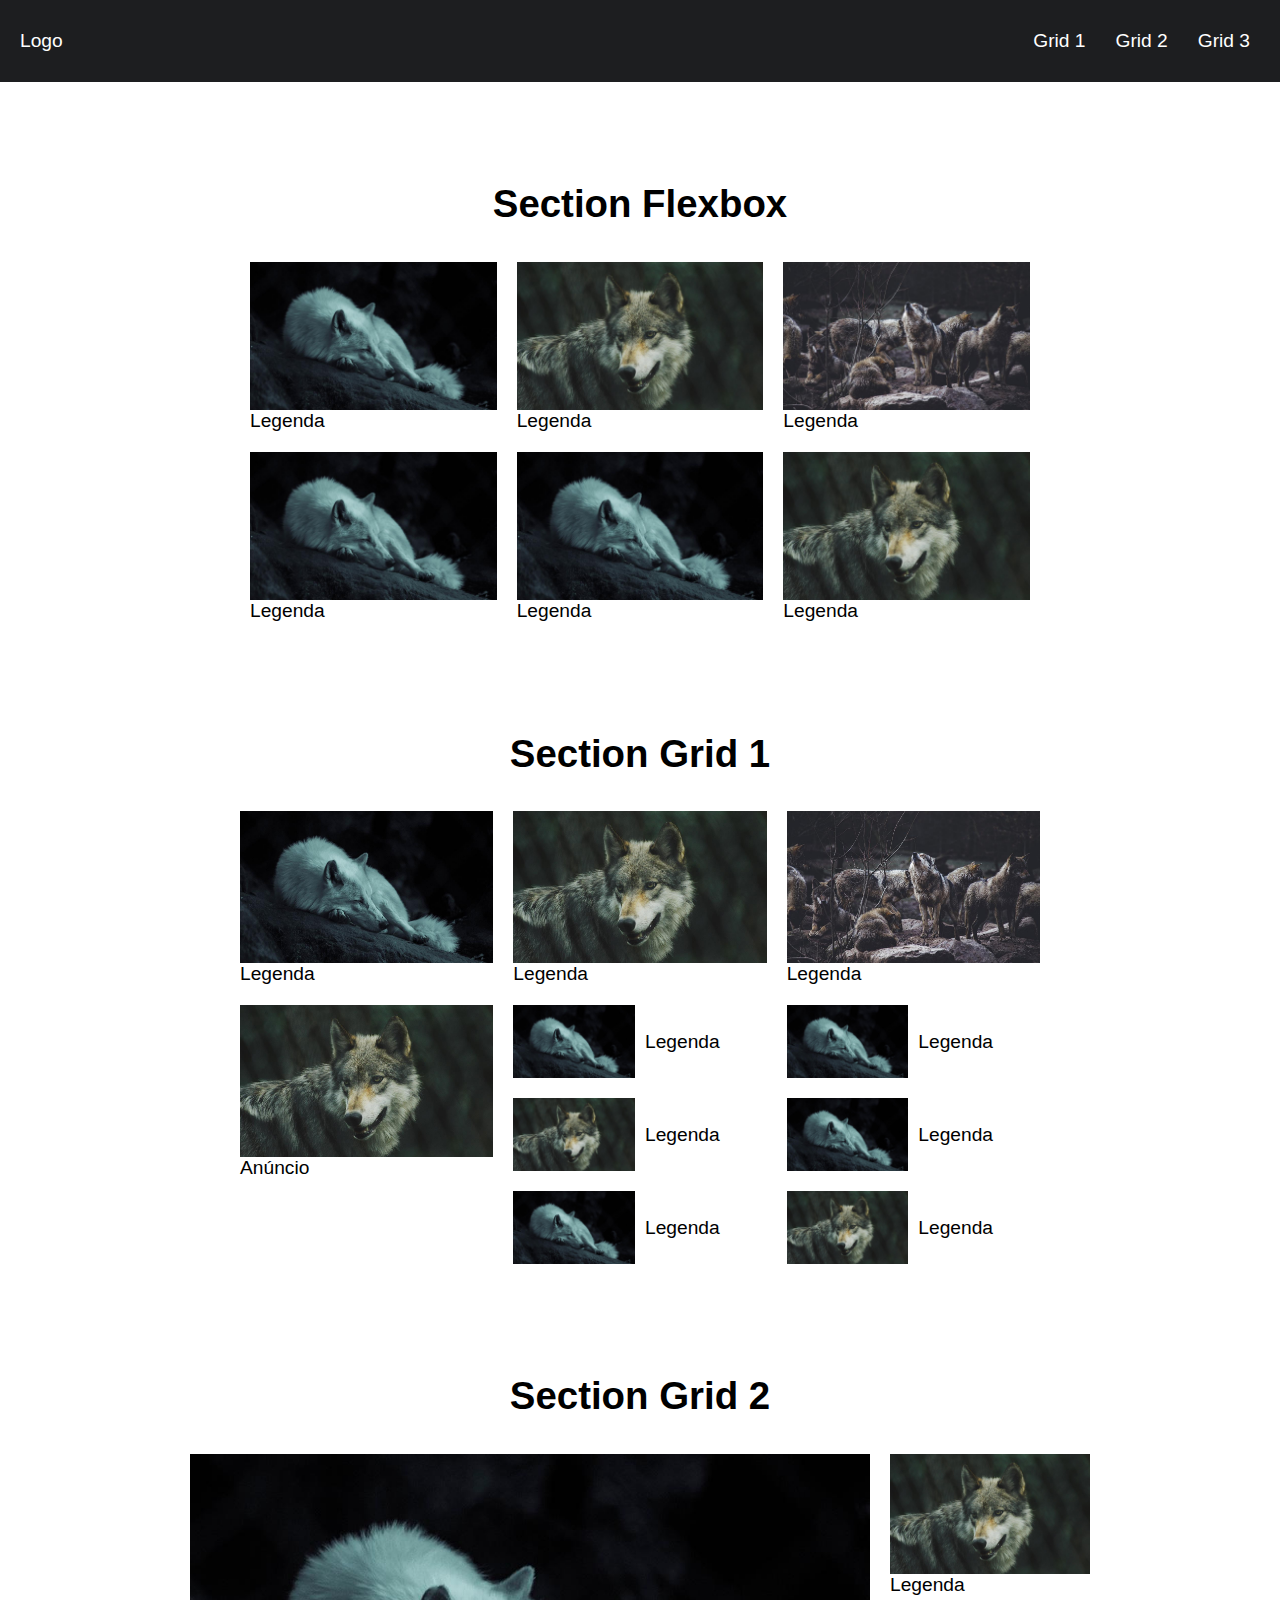
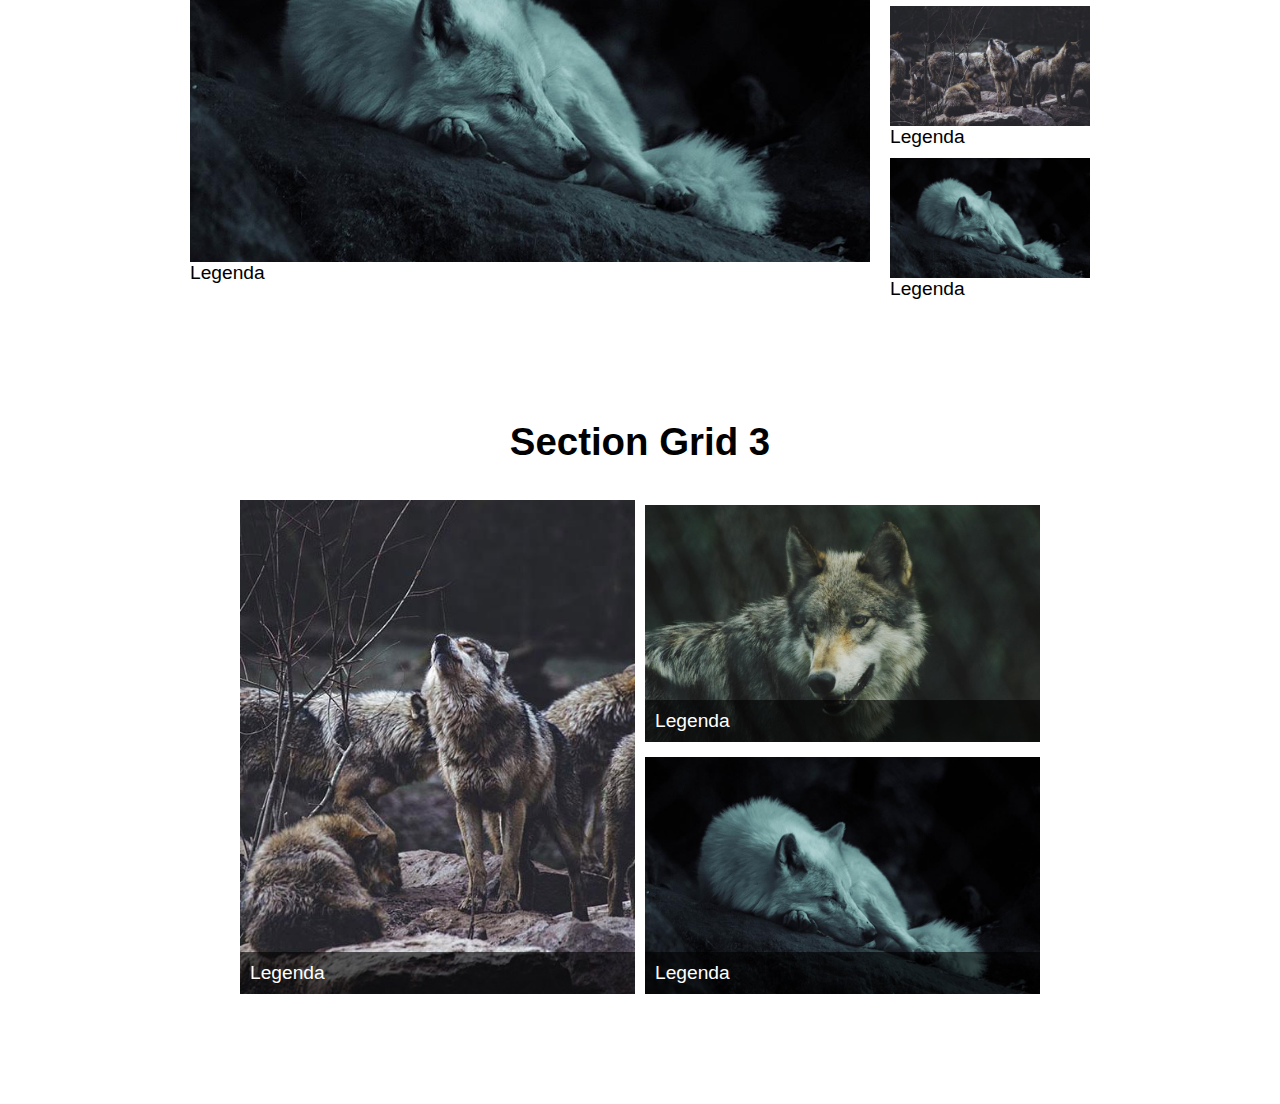
<file: index.html>
<!DOCTYPE html>
<html lang="pt-br">
<head>
    <meta charset="UTF-8" />
    <meta name="viewport" content="width=device-width, initial-scale=1.0, maximum-scale=1.0">
    <link rel="stylesheet" href="style.css">
    <title>Grid e Flexbox</title>
</head>
<body>

   
 
    <header class="header">
        <a href="#">Logo</a>
        <nav>
            <ul class="menu">
                <li><a href="#sectionGrid1">Grid 1</a></li>
                <li><a href="#sectionGrid2">Grid 2</a></li>
                <li><a href="#sectionGrid3">Grid 3</a></li>
            </ul>
        </nav>
    </header>

    

    <!-- FLEX 1 -->
    <h1>Section Flexbox</h1> 

    <section class="flex">
        <div>
            <img src="img/lobo1.jpg">
            <p>Legenda</p>
        </div>
        <div>
            <img src="img/lobo2.jpg">
            <p>Legenda</p>
        </div>
        <div>
            <img src="img/lobo3.jpg">
            <p>Legenda</p>
        </div>
        <div>
            <img src="img/lobo1.jpg">
            <p>Legenda</p>
        </div>
        <div>
            <img src="img/lobo1.jpg">
            <p>Legenda</p>
        </div>
        <div>
            <img src="img/lobo2.jpg">
            <p>Legenda</p>
        </div>
    </section> 


    <!-- GRID 1 -->
    <h1 id="sectionGrid1">Section Grid 1</h1>

    <section class="grid1">
        <div>
            <img src="img/lobo1.jpg">
            <p>Legenda</p>
        </div>
        <div>
            <img src="img/lobo2.jpg">
            <p>Legenda</p>
        </div>
        <div>
            <img src="img/lobo3.jpg">
            <p>Legenda</p>
        </div>
        <div>
            <img src="img/lobo1.jpg">
            <p>Legenda</p>
        </div>
        <div>
            <img src="img/lobo1.jpg">
            <p>Legenda</p>
        </div>
        <div>
            <img src="img/lobo2.jpg">
            <p>Legenda</p>
        </div>
        <div>
            <img src="img/lobo1.jpg">
            <p>Legenda</p>
        </div>
        <div>
            <img src="img/lobo1.jpg">
            <p>Legenda</p>
        </div>
        <div>
            <img src="img/lobo2.jpg">
            <p>Legenda</p>
        </div>
        <div class="anuncio">
            <img src="img/lobo2.jpg">
            <p>Anúncio</p>
        </div>
    </section> 


    <!-- GRID 2 -->
    <h1 id="sectionGrid2">Section Grid 2</h1>

    <section class="grid2">
        <div class="video">
            <img src="img/lobo1.jpg">
            <p>Legenda</p>
        </div>
        <div class="sidebar">
            <div>
                <img src="img/lobo2.jpg">
                <p>Legenda</p>
            </div>
            <div>
                <img src="img/lobo3.jpg">
                <p>Legenda</p>
            </div>
            <div>
                <img src="img/lobo1.jpg">
                <p>Legenda</p>
            </div>
        </div>
    </section> 


    <!-- grid3 -->
    <h1 id="sectionGrid3">Section Grid 3</h1>

    <section class="grid3">
        <div class="grid3-item">
            <img src="img/lobo4.jpg">
            <p>Legenda</p>
        </div>
        <div class="grid3-item">
            <img src="img/lobo2.jpg">
            <p>Legenda</p>
        </div>
        <div class="grid3-item">
            <img src="img/lobo1.jpg">
            <p>Legenda</p>
        </div>
    </section>


</body>
</html>
</file>
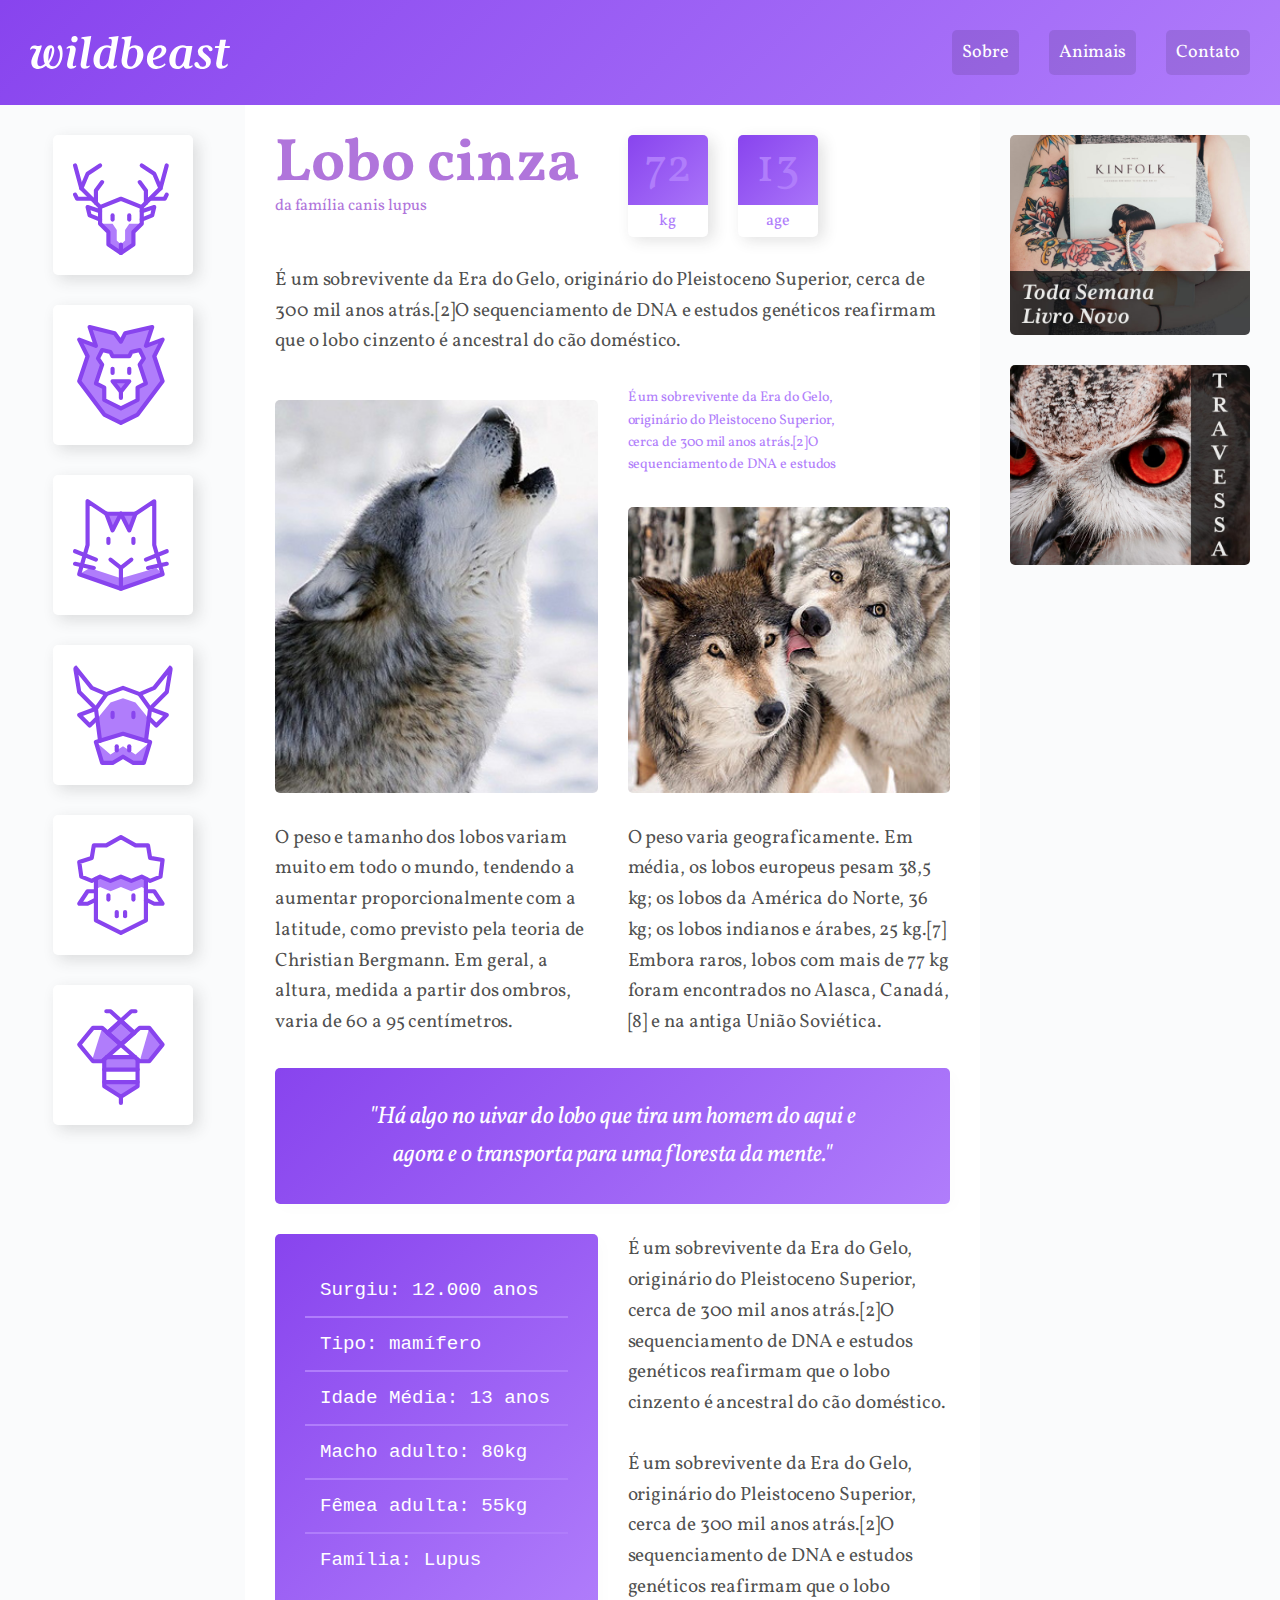
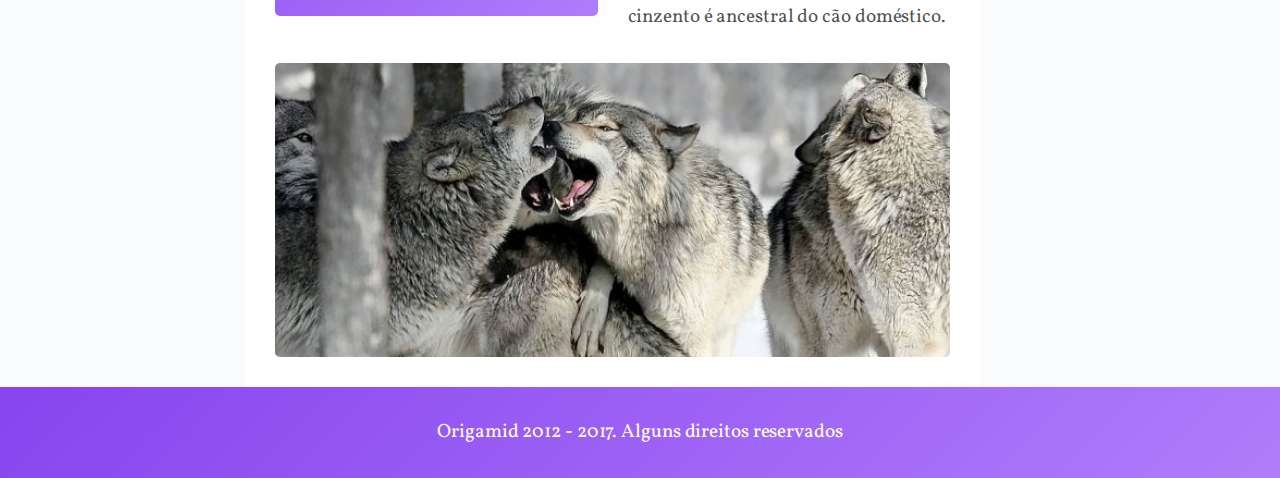
<file: WildBeast/index.html>
<!DOCTYPE html>
<html lang="pt-br">
<head>
    <meta charset="UTF-8">
    <meta http-equiv="X-UA-Compatible" content="IE=edge">
    <meta name="viewport" content="width=device-width, initial-scale=1.0 shrink-to-fit=no">

    <link rel="preconnect" href="https://fonts.gstatic.com">
    <link href="https://fonts.googleapis.com/css2?family=Vollkorn:ital,wght@0,400;0,700;1,400&display=swap" rel="stylesheet"> 
    <link rel="stylesheet" href="style.css">

    <title>Wildbeast</title>
</head>
<body>
  
    <div class="structure">

        <header class="header">
            <a href="#" class="logo"><img src="img/wildbeast.svg" alt="logo"></a>

            <nav>
                <ul>
                    <li><a href="#">Sobre</a></li>
                    <li><a href="#">Animais</a></li>
                    <li><a href="#">Contato</a></li>
                </ul>
            </nav>
        </header>

        <nav class="sidenav">
            <ul>
                <li><a href="#"><img src="img/icones/cervo.svg" alt="cervo"></a></li>
                <li><a href="#"><img src="img/icones/leao.svg" alt="leão"></a></li>
                <li><a href="#"><img src="img/icones/gato.svg" alt="gato"></a></li>
                <li><a href="#"><img src="img/icones/vaca.svg" alt="vaca"></a></li>
                <li><a href="#"><img src="img/icones/ovelha.svg" alt="ovelha"></a></li>
                <li><a href="#"><img src="img/icones/abelha.svg" alt="abelha"></a></li>
            </ul>
        </nav>

        <main class="content">
            <div class="title">
                <h1>Lobo cinza</h1>
                <span>da família canis lupus</span>
            </div>

            <div class="characteristics">
                <div>
                    <span class="number">72</span>
                    <span class="label">kg</span>
                </div>
                <div>
                    <span class="number">13</span>
                    <span class="label">age</span>
                </div>
            </div>

            <p class="col-wide">É um sobrevivente da Era do Gelo, originário do Pleistoceno Superior, cerca de 300 mil anos atrás.[2]O sequenciamento de DNA e estudos genéticos reafirmam que o lobo cinzento é ancestral do cão doméstico.</p>
            
            <img class="image-1" src="img/wolf1.jpg" alt="wolf1">

            <p class="spotlight">É um sobrevivente da Era do Gelo, originário do Pleistoceno Superior, cerca de 300 mil anos atrás.[2]O sequenciamento de DNA e estudos</p>

            <img class="image-2" src="img/wolf2.jpg" alt="wolf2">

            <p>O peso e tamanho dos lobos variam muito em todo o mundo, tendendo a aumentar proporcionalmente com a latitude, como previsto pela teoria de Christian Bergmann. Em geral, a altura, medida a partir dos ombros, varia de 60 a 95 centímetros. </p>

            <p>O peso varia geograficamente. Em média, os lobos europeus pesam 38,5 kg; os lobos da América do Norte, 36 kg; os lobos indianos e árabes, 25 kg.[7] Embora raros, lobos com mais de 77 kg foram encontrados no Alasca, Canadá,[8] e na antiga União Soviética. </p>
        
            <blockquote class="quote col-wide">
                <p>"Há algo no uivar do lobo que tira um homem do aqui e agora e o transporta para uma floresta da mente."</p>
            </blockquote>

            <ul class="attributes">
                <li>Surgiu: 12.000 anos</li>
                <li>Tipo: mamífero</li>
                <li>Idade Média: 13 anos</li>
                <li>Macho adulto: 80kg</li>
                <li>Fêmea adulta: 55kg</li>
                <li>Família: Lupus</li>
            </ul>
            
            <div class="info=">
                <p>É um sobrevivente da Era do Gelo, originário do Pleistoceno Superior, cerca de 300 mil anos atrás.[2]O sequenciamento de DNA e estudos genéticos reafirmam que o lobo cinzento é ancestral do cão doméstico.</p>
                <p class="infoP">É um sobrevivente da Era do Gelo, originário do Pleistoceno Superior, cerca de 300 mil anos atrás.[2]O sequenciamento de DNA e estudos genéticos reafirmam que o lobo cinzento é ancestral do cão doméstico.</p>
            </div>
            
            <img class="col-wide" src="img/wolf3.jpg" alt="wolf3">
    
        </main>

        <aside class="ads">
            <div class="ads-item">
                <img src="img/anuncio-1.jpg" alt="ads1">
            </div>
            <div class="ads-item">
                <img src="img/anuncio-2.jpg" alt="ads2">
            </div>
        </aside>

        <footer class="footer">
            <p>Origamid 2012 - 2017. Alguns direitos reservados</p>
        </footer>

    </div>

</body>
</html>
</file>
<file: style.css>
body, ul, li, p{
    margin: 0;
    padding: 0;
    list-style: none;
    font-size: 1.2rem;
    font-family: Arial;
}
body{
    margin-bottom: 100px;
}

a{
    text-decoration: none;
    color: white;
}

h1{
    text-align: center;
    margin-top: 100px;
}

img{
    max-width: 100%;
    display: block;
}

.header{
    display: flex;
    justify-content: space-between;
    padding: 20px;
    align-items: center;
    flex-wrap: wrap;


    background:  #1d1e20;
}

.menu{
    display: flex;
}

.menu li{
    margin-left: 10px;
}

.menu li a{
    display: block;
    padding: 10px;
}


/* CSS Flexbox */
.flex{
    display: flex;
    flex-wrap: wrap;
    max-width: 800px;
    margin: 0 auto;
}

.flex > div{
    flex: 1 1 200px;
   /*
    1 = possa expandir
    1 = possa diminuir
    200px = ter no mínimo 200px, se não conseguir ele quebra, é preciso usar o wrap para ele quebrar a linha
   */
    margin: 10px;
}


/* Grid 1 */ 
.grid1{
    display: grid;
    grid-template-columns: repeat(3, 1fr);
    max-width: 800px;
    padding: 10px;
    margin: 0 auto;
    gap: 20px;
}

.grid1 > div:nth-child(n + 4){
    display: grid;
    grid-template-columns: 1fr 1fr;
    grid-gap: 10px;
    align-items: center;
}

.grid1 > div.anuncio{
    grid-column: 1;
    grid-row: 2 / 5;
    display: block;
}

@media (max-width: 600px){
    /*quando for abaixo de 600px aplicar as configurações abaixo*/
    .grid1{
        grid-template-columns: repeat(2, 1fr);
    }
    .grid1 > div:nth-child(n + 4){
        display: block;
    }
    .grid1 > div.anuncio{
        grid-column: auto;
        grid-row: auto;
        order: -1;
    }
}


/* Grid 2 */ 
.grid2{
    display: grid;
    grid-template-columns: 1fr 200px;
    gap: 20px;
    max-width: 900px;
    padding: 10px;
    margin: 0 auto;
}

.sidebar > div{
    margin-bottom: 10px;
}

@media (max-width: 600px){
    .grid2{
        grid-template-columns: 1fr;
    }
    .sidebar{
        display: flex;
        overflow: scroll;
    }
    .sidebar > div{
        flex: 1 0 200px;
        margin: 0 10px;
    }
}


/* Grid 3 */
.grid3{
    display: grid;
    grid-template-columns: repeat(2, 1fr);
    margin: 0 auto;
    gap: 10px;
    max-width: 800px;
    padding: 10px; 
}
.grid3-item{
    display: grid;
}

.grid3-item img{
    grid-column: 1;
    grid-row: 1 / 3;
    align-self: end;
}

.grid3-item p{
    background: rgba(0, 0, 0, 0.6);
    padding: 10px;
    color: white;
    grid-column: 1;
    grid-row: 2;
    align-self: end;
}

.grid3-item:nth-child(1){
    grid-row: 1 / 3;
}
</file>
<file: WildBeast/style.css>
/*Resetando padrões dos navagadores*/
*{
    margin: 0;
    padding: 0px;
}

body{
    font-family: 'Vollkorn', Georgia,  serif;
}

li{
    list-style: none;
}

a{
    text-decoration: none;
}

img{
    display: block;
    width: 100%;
    border-radius: 5px;
}

/* GRID GERAL */    
.structure{
    display: grid;
    grid-template-columns: minmax(160px, 1fr) 3fr 300px;
    grid-template-areas:
    "header header header"
    "sidenav content ads"
    "footer footer footer"; 
}


/*HEADER */
.header{
    display: grid;
    grid-template-columns: 1fr auto;
    grid-area: header;

    padding: 30px;    
    align-items: center;

    background: linear-gradient(135deg, #8844ee, #b07dfb);
}

.logo{
    max-width: 200px;
}

.header nav ul{
    display: flex;
    flex-wrap: wrap;
}

.header nav a{
    display: block;

    padding: 10px;
    color: white;
    font-size: 1.125rem;
    background: rgba(0,0,0,0.1);
    border-radius: 5px;

    transition: 0.2s;
}

.header nav a:hover{
    background: rgba(0,0,0,0.5);
}

/* (li + li) adiciona as alterações nos li´s que estão após outro li; o primeiro não recebe*/
.header li + li{
    margin-left: 30px;
}


/*SIDENAV */
.sidenav{
    grid-area: sidenav;
    background: #fafbfc;
    padding: 30px;
}

.sidenav li a{
    display: block;
    min-width: 60px;
    max-width: 100px;
    margin: 0 auto 30px auto;
    background: white;
    padding: 20px;
    border-radius: 5px;
    box-shadow: 5px 5px 15px 0px rgba(44, 44, 44, 0.15);
    transition: .1s ease-out;
}

.sidenav li a:hover{
    background: #b07dfb;
}


/*CONTENT */
.content{
    display: grid;
    grid-template-columns: 1fr 1fr;
    grid-gap: 30px;
    grid-area: content;
    
    max-width: 900px;
    margin: 0 auto;
    padding: 30px;
}

.col-wide{
    grid-column: 1 / -1;
}

.image-1{
   grid-row: span 2;
   align-self: end;
}

.image-2{
    align-self: end;    
}


/*Estilos CONTENT*/
p{
    font-size: 1.2rem;
    line-height: 1.6;
    letter-spacing: -0.005em;
    color: rgba(0,0,0,0.7);
}

.infoP{
    margin-top: 30px;
}


/*titles*/
.title{
    color: #b075db;
}
.title h1{
    font-size: 3.75rem;
    line-height: 1;
    font-weight: 700;
}

.titulo span{
    font-size: 0.875rem;
    font-style: italic;
}


/*characteristics*/
.characteristics{
    display: flex;
    align-items: flex-start;
}

.characteristics > div{
    width: 80px;
    text-align: center;
    background: linear-gradient(135deg, #8844ee, #b07dfb); 
    border-radius: 5px;
    box-shadow: 5px 5px 15px 0px rgba(44, 44, 44, 0.15);
    position: relative;
} 

.characteristics > div:first-child{
    margin-right: 30px;
}

.characteristics span{
    display: block;
    color:  #b07dfb;
}

.number{
    font-size: 3em;
    line-height: 1;
    margin: 10px auto;
}

.label{
    background: white;
    border-radius: 0 0 5px 5px;
    padding: 5px 0;
    position: relative;
    top: 2px;
}

.spotlight{
    font-size: 0.875em;
    color: #b07dfb;
    max-width: 16em; 
}

.quote, .attributes{
    align-self: start;
    padding: 30px;
    border-radius: 5px;
    box-shadow: 5px 5px 15px 0px rgba(44,44,44,0.015);
    background: linear-gradient(135deg, #8844ee, #b07dfb);
}

.quote p {
    font-size: 1.5em;
    font-style: italic;
    text-align: center;
    max-width: 500px;
    margin: 0 auto;
    color: white;
}

.attributes li{
    color: white;
    font-family: Courier, monospace;
    font-size: 1.2em;
    padding: 15px;
}

.attributes li + li{
    border-top: 2px solid #b07dfb;
}


/*ADS*/
.ads{
    display: grid;
    grid-template-columns: repeat(auto-fit, minmax(150px, 1fr));
    grid-area: ads;

    background: #fafbfc;
    align-content: start;
    padding: 30px;
    gap: 30px;
}


/*FOOTER */
.footer{
    grid-area: footer;
    background: linear-gradient(135deg, #8844ee, #b07dfb);    
}

.footer p{
    color: white;
    text-align: center;
    padding: 30px;
}


/* ANIMATION */
@keyframes seta{
    from {
        right: 30px;
    }
    to{
        right: 20px;
    }
}


/*RESPONSIVIDADE*/
@media (max-width: 1200px){
    .structure{
        grid-template-areas: 
        "header header header"
        "sidenav content content"
        "sidenvav ads ads"
        "footer footer footer";
    }
}

@media (max-width: 760px){
    .structure{
        grid-template-columns: 100%;
        grid-template-areas:
        "header"
        "sidenav"
        "content"
        "ads"
        "footer";
    }

    .header{
        grid-template-columns: auto;
    }
    .logo{
        margin-bottom: 20px; 
    }
    .header nav a{
        font-size: 1em;
    }
    .header li+li {
        margin-left: 10px;
    }

    .sidenav{
        position: relative;
        overflow-x: auto;
        -webkit-overflow-scrolling: touch;
        -ms-overflow-style: -ms-autohiding-scrollbar;
    } 
    .sidenav::after{
        content: '→';
        position: absolute;
        top: 5px;
        right: 30px;
        color: rgba(0, 0, 0, 0.3);
        animation: seta .5s ease-in 0s infinite alternate; 
    }
    .sidenav ul{
        display: flex;
        gap: 30px;
    }
    .sidenav ul li{
        flex: 1 0 60px;

    }
}

@media (max-width: 600px) {
    .content{
        grid-template-columns: auto;
        
    }
}
</file>
